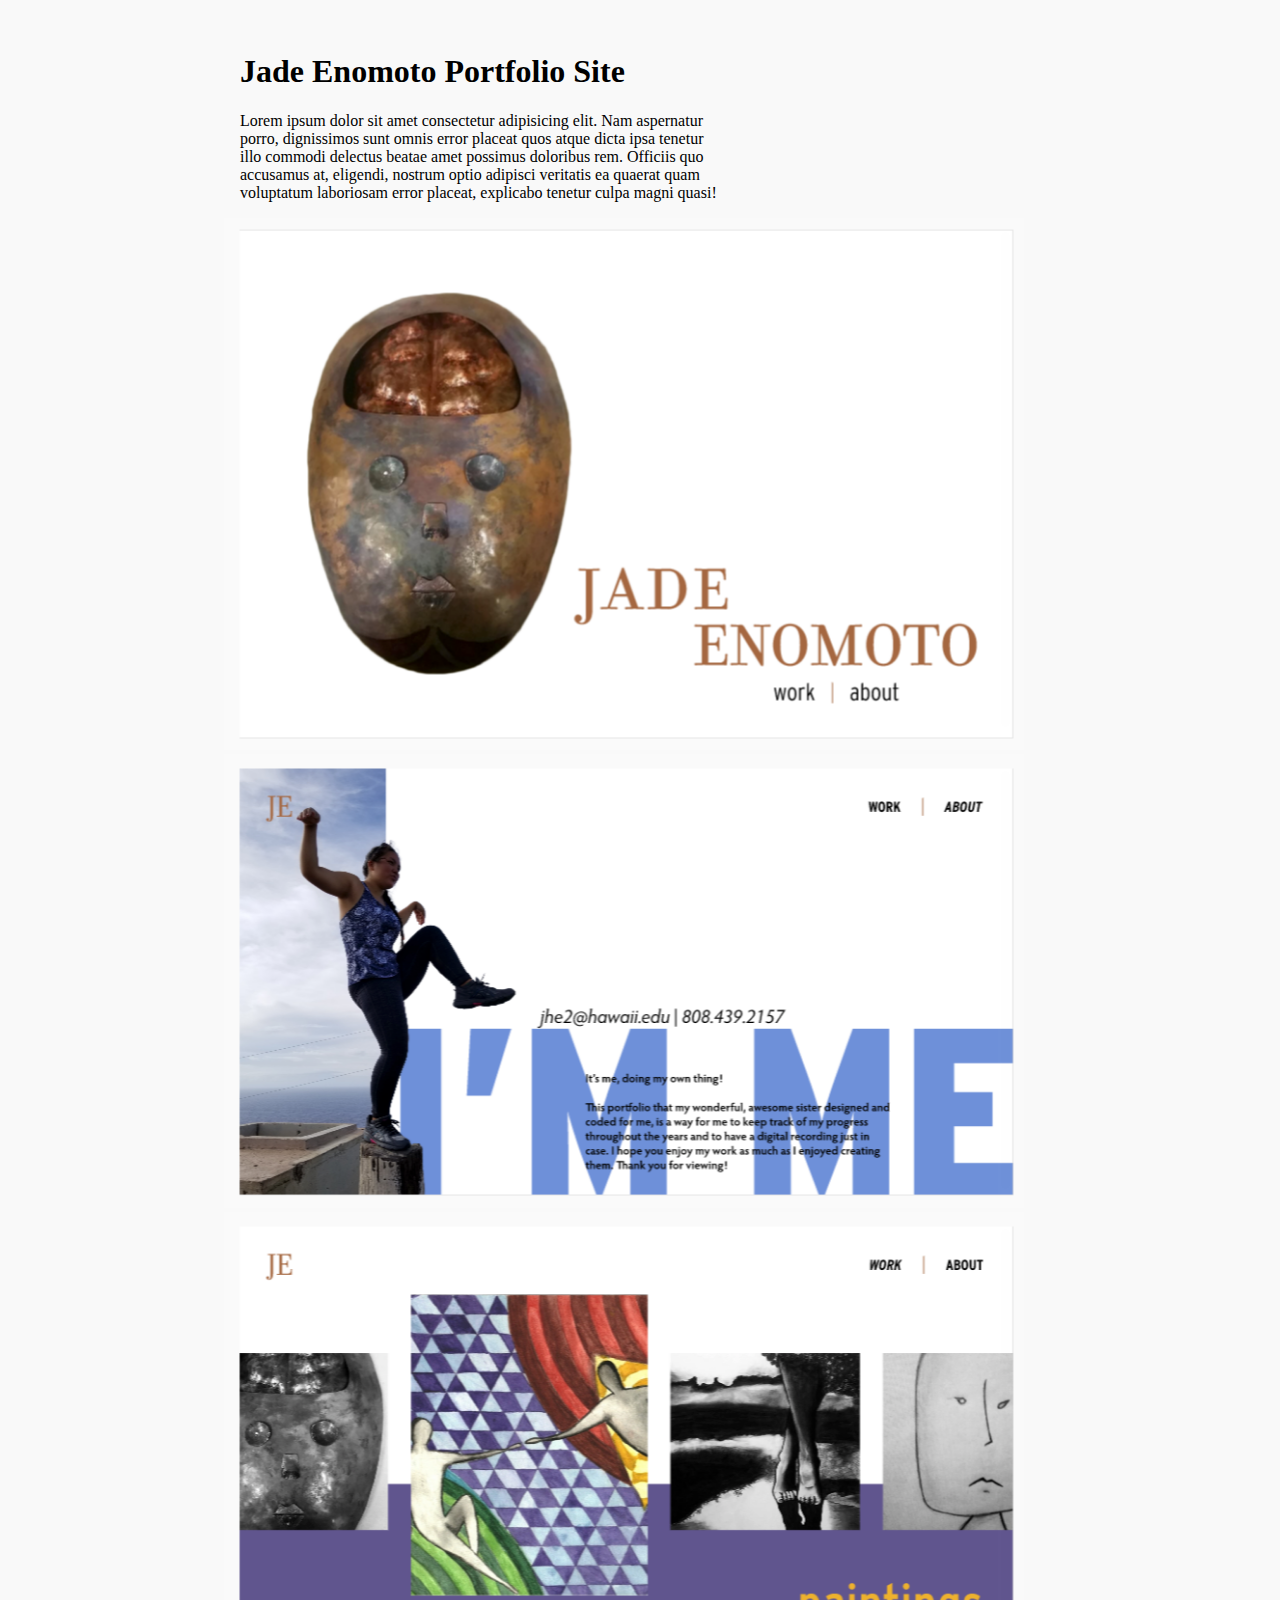
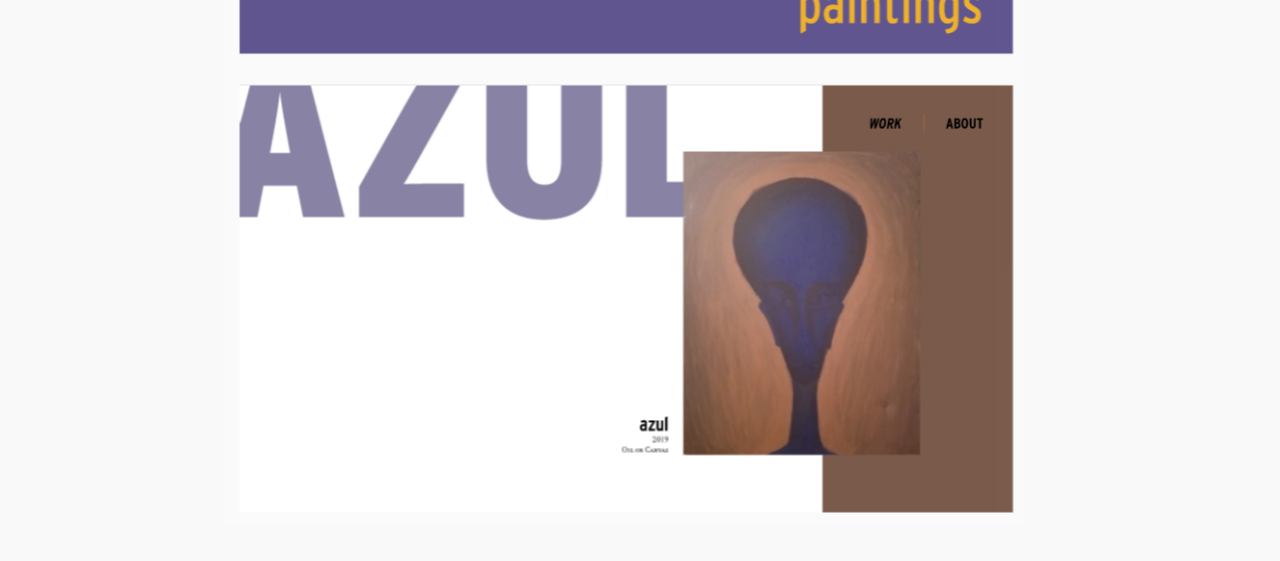
<file: ariana-portentry-jadeenomoto/index.html>
<!DOCTYPE html>
<html lang="en">

<head>
    <meta charset="UTF-8">
    <meta name="viewport" content="width=device-width, initial-scale=1.0">
    <title>Document</title>

    <!-- MAIN CSS -->
    <link rel="stylesheet" href="css/style.css">

</head>

<body>

    <div class="container">
        <h1>Jade Enomoto Portfolio Site</h1>
        <p>Lorem ipsum dolor sit amet consectetur adipisicing elit. Nam aspernatur porro, dignissimos sunt omnis error placeat
            quos atque dicta ipsa tenetur illo commodi delectus beatae amet possimus doloribus rem. Officiis quo accusamus
            at, eligendi, nostrum optio adipisci veritatis ea quaerat quam voluptatum laboriosam error placeat, explicabo
            tenetur culpa magni quasi!</p>
        <img src="img/home.png" alt="Home Page">
        <img src="img/about.png" alt="About Page">
        <img src="img/work.png" alt="Works Page">
        <img src="img/project-azul.png" alt="Azul Project Page">
    </div>
</body>

</html>
</file>
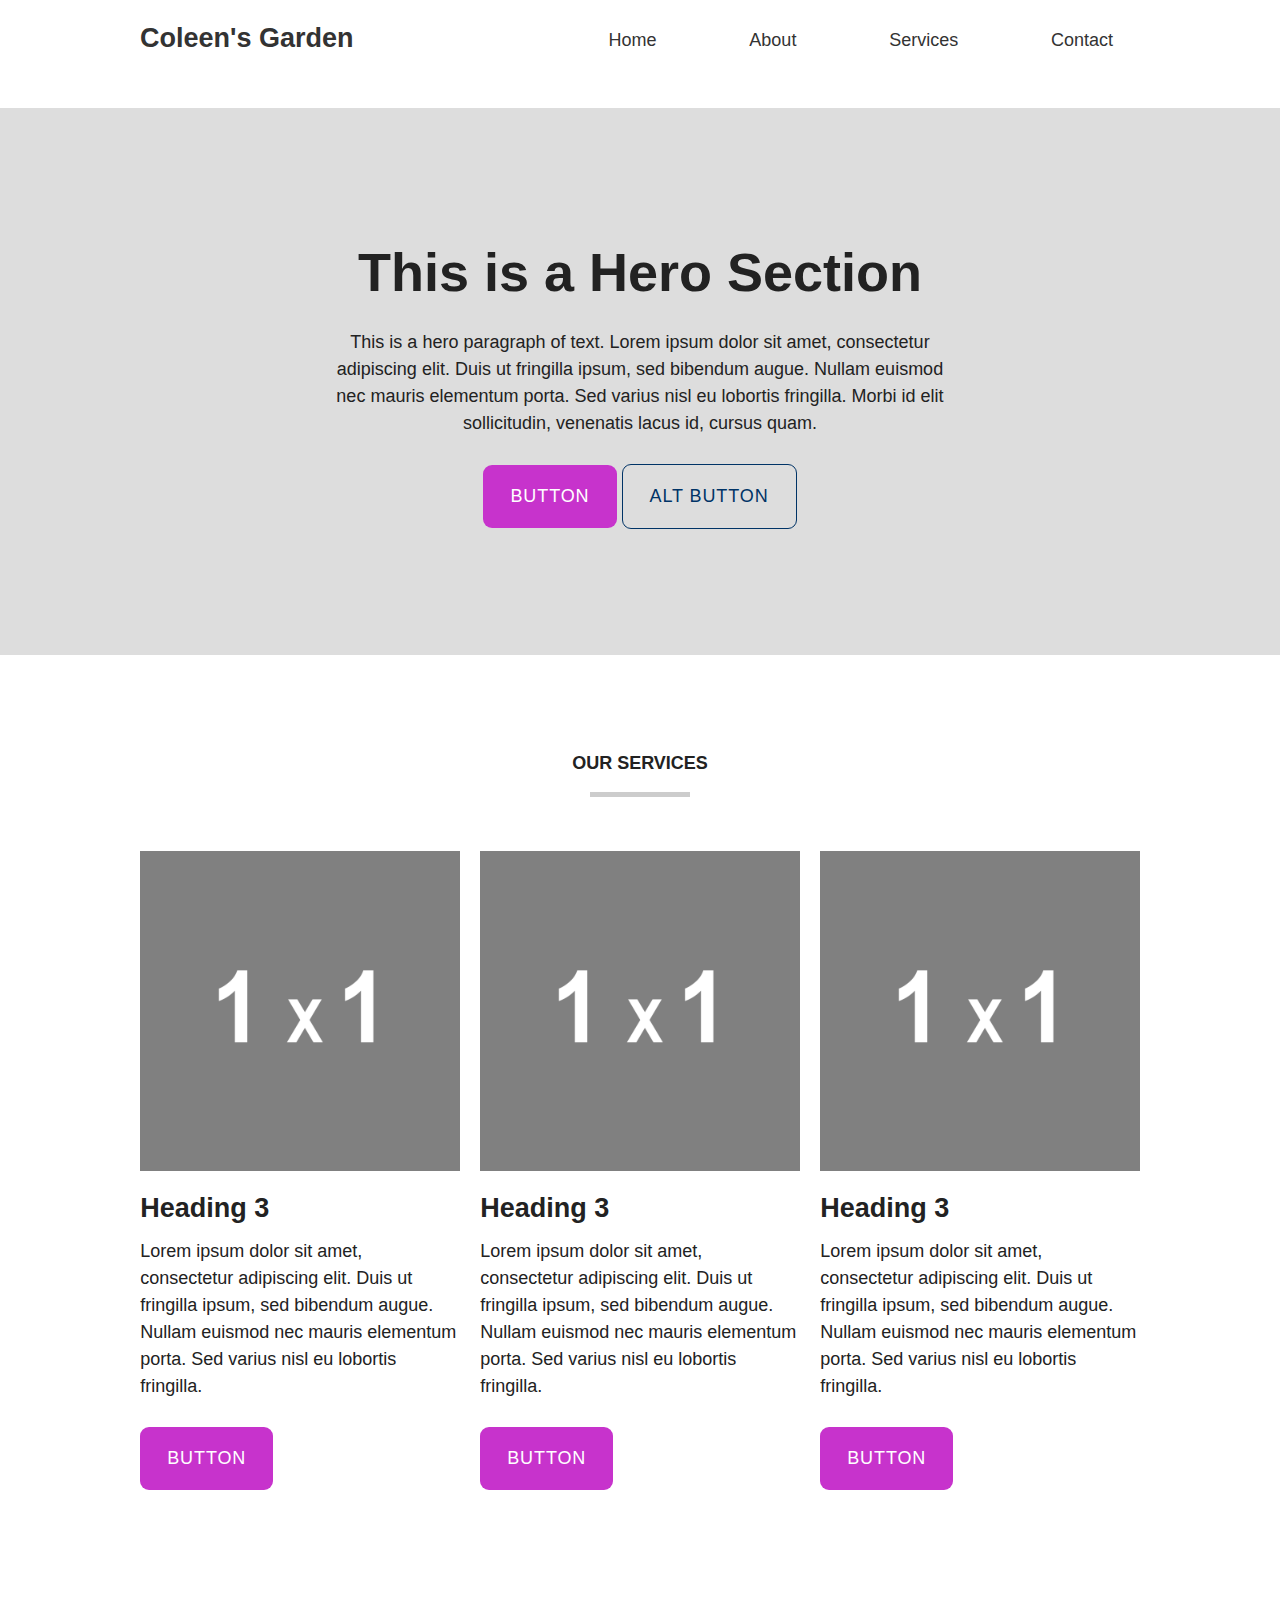
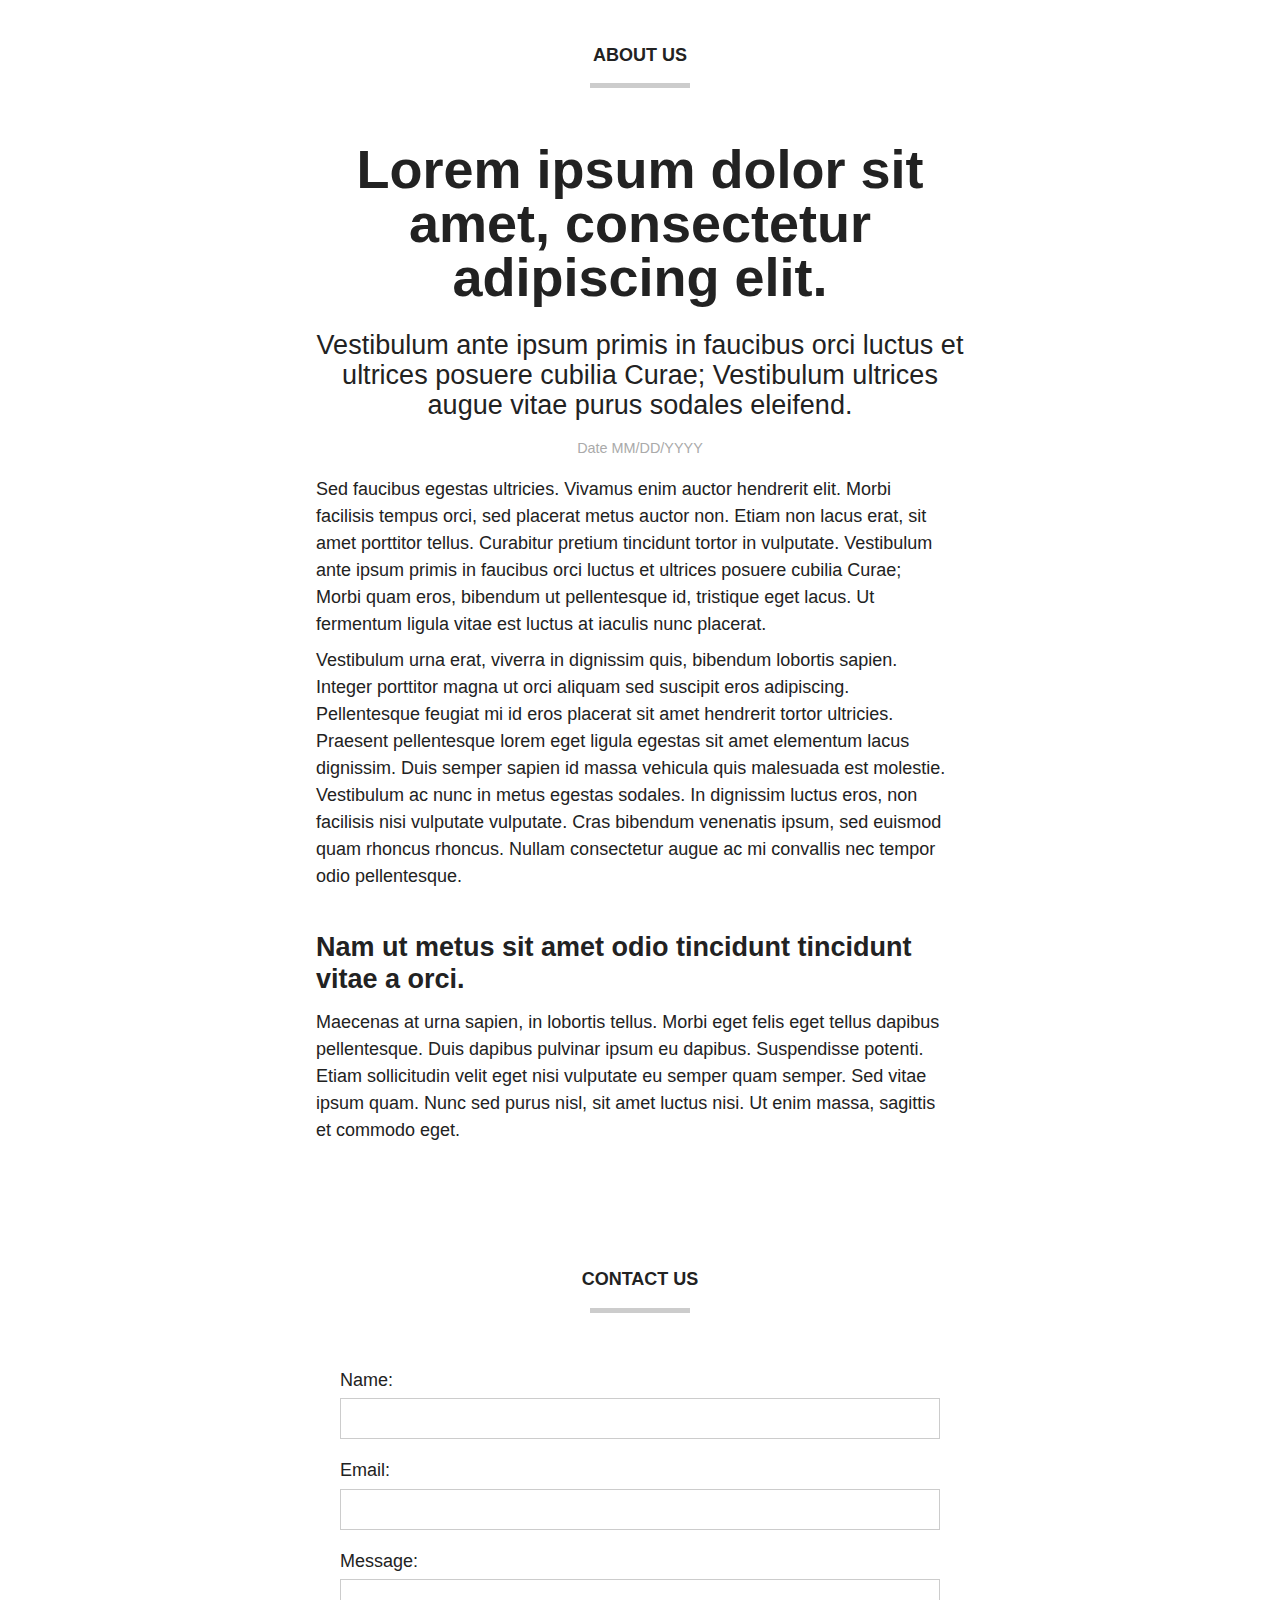
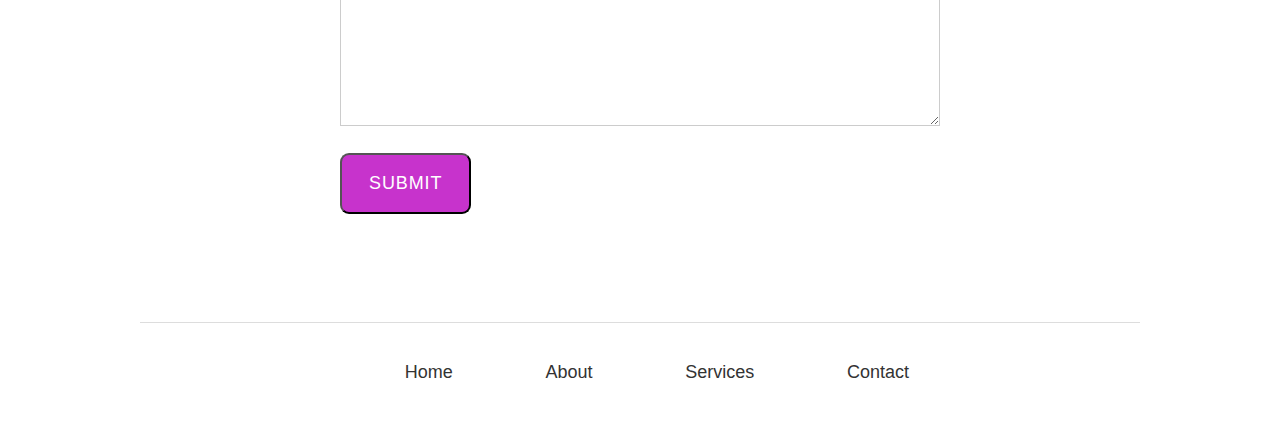
<file: coleen-test1-sitebase-version/index.html>
<!DOCTYPE html>
<html lang="en">

<!-- MAIN CSS -->
<link href="css/style.css" rel="stylesheet" type="text/css" />

<meta charset="utf-8" />

<!-- VIEWPORT FOR MOBILE -->
<meta name="viewport" content="width=device-width, initial-scale=1" />

<title>Coleen's Garden</title>

</head>

<body id="home">
    <header class="site-header toggle-nav">
        <div class="container">
            <div class="site-identity">
                <h1><a href="#home">Coleen's Garden</a></h1>
            </div>
            <nav class="site-navigation">
                <div class="menu-button navicon">Menu</div>
                <ul>
                    <li><a class="scroll" href="#home">Home</a></li>
                    <li><a class="scroll" href="#about">About</a></li>
                    <li><a class="scroll" href="#services">Services</a></li>
                    <li><a class="scroll" href="#contact">Contact</a></li>
                </ul>
            </nav>
        </div>
    </header>

    <main class="site-main">

        <section class="hero">
            <div class="container">
                <h2>This is a Hero Section</h2>
                <p>This is a hero paragraph of text. Lorem ipsum dolor sit amet, consectetur adipiscing
                    elit. Duis ut fringilla ipsum, sed bibendum augue. Nullam euismod nec mauris elementum
                    porta. Sed varius nisl eu lobortis fringilla. Morbi id elit sollicitudin, venenatis
                    lacus id, cursus quam.</p>
                <a class="button">Button</a> <a class="button alt">Alt Button</a>
        </section>

        <section id="services">
            <div class="container">
                <h2 class="sectionheader">Our Services</h2>
                <div class="row">
                    <div class="one-third column">
                        <img src="img/placeholder-1x1.gif" alt="Placeholder Image" />
                        <h3>Heading 3</h3>
                        <p>Lorem ipsum dolor sit amet, consectetur adipiscing
                            elit. Duis ut fringilla ipsum, sed bibendum augue. Nullam euismod nec mauris elementum
                            porta. Sed varius nisl eu lobortis fringilla.</p>
                        <a class="button">Button</a>
                    </div>
                    <div class="one-third column">
                        <img src="img/placeholder-1x1.gif" alt="Placeholder Image" />
                        <h3>Heading 3</h3>
                        <p>Lorem ipsum dolor sit amet, consectetur adipiscing
                            elit. Duis ut fringilla ipsum, sed bibendum augue. Nullam euismod nec mauris elementum
                            porta. Sed varius nisl eu lobortis fringilla.</p>
                        <a class="button">Button</a>
                    </div>
                    <div class="one-third column">
                        <img src="img/placeholder-1x1.gif" alt="Placeholder Image" />
                        <h3>Heading 3</h3>
                        <p>Lorem ipsum dolor sit amet, consectetur adipiscing
                            elit. Duis ut fringilla ipsum, sed bibendum augue. Nullam euismod nec mauris elementum
                            porta. Sed varius nisl eu lobortis fringilla.</p>
                        <a class="button">Button</a>
                    </div>
                </div>
            </div>
        </section>
        </div>

        <section id="about">
            <div class="container">
                <h2 class="sectionheader">About Us</h2>
                <article>
                    <h1>Lorem ipsum dolor sit amet, consectetur adipiscing elit.</h1>

                    <h2>Vestibulum ante ipsum primis in faucibus orci luctus et ultrices posuere cubilia Curae;
                        Vestibulum ultrices augue vitae purus sodales eleifend.</h2>

                    <p class="date"><time>Date MM/DD/YYYY</time></p>

                    <p>Sed faucibus egestas ultricies. Vivamus enim auctor hendrerit elit. Morbi facilisis tempus orci,
                        sed placerat metus auctor non. Etiam non lacus erat, sit amet porttitor tellus. Curabitur
                        pretium tincidunt tortor in vulputate. Vestibulum ante ipsum primis in faucibus orci luctus et
                        ultrices posuere cubilia Curae; Morbi quam eros, bibendum ut pellentesque id, tristique eget
                        lacus. Ut fermentum ligula vitae est luctus at iaculis nunc placerat.</p>

                    <p>Vestibulum urna erat, viverra in dignissim quis, bibendum lobortis sapien. Integer porttitor
                        magna ut orci aliquam sed suscipit eros adipiscing. Pellentesque feugiat mi id eros placerat sit
                        amet hendrerit tortor ultricies. Praesent pellentesque lorem eget ligula egestas sit amet
                        elementum lacus dignissim. Duis semper sapien id massa vehicula quis malesuada est molestie.
                        Vestibulum ac nunc in metus egestas sodales. In dignissim luctus eros, non facilisis nisi
                        vulputate vulputate. Cras bibendum venenatis ipsum, sed euismod quam rhoncus rhoncus. Nullam
                        consectetur augue ac mi convallis nec tempor odio pellentesque.</p>

                    <h3>Nam ut metus sit amet odio tincidunt tincidunt vitae a orci.</h3>

                    <p>Maecenas at urna sapien, in lobortis tellus. Morbi eget felis eget tellus dapibus pellentesque.
                        Duis dapibus pulvinar ipsum eu dapibus. Suspendisse potenti. Etiam sollicitudin velit eget nisi
                        vulputate eu semper quam semper. Sed vitae ipsum quam. Nunc sed purus nisl, sit amet luctus
                        nisi. Ut enim massa, sagittis et commodo eget.</p>
                </article>
            </div>
        </section>

        <section id="contact">
            <div class="container">
                <h2 class="sectionheader">Contact Us</h2>
                <form>
                    <label for="name">Name: </label>
                    <input type="text" id="name" name="name" />
                    <label for="email">Email: </label>
                    <input type="text" id="email" name="email" />
                    <label for="message">Message: </label>
                    <textarea id="message" name="message"></textarea>
                    <input type="submit" value="Submit" />
                </form>
            </div>
        </section>
    </main>

    <footer class="site-footer">
        <div class="container">
            <nav class="site-navigation">
                <ul>
                    <li><a class="scroll" href="#home">Home</a></li>
                    <li><a class="scroll" href="#about">About</a></li>
                    <li><a class="scroll" href="#services">Services</a></li>
                    <li><a class="scroll" href="#contact">Contact</a></li>
                </ul>
            </nav>
        </div>
    </footer>

    <!-- SCROLL JS -->
    <script src="js/scroll.js"></script>

    <!-- MAIN JS -->
    <script src="js/script.js"></script>

</body>

</html>
</file>
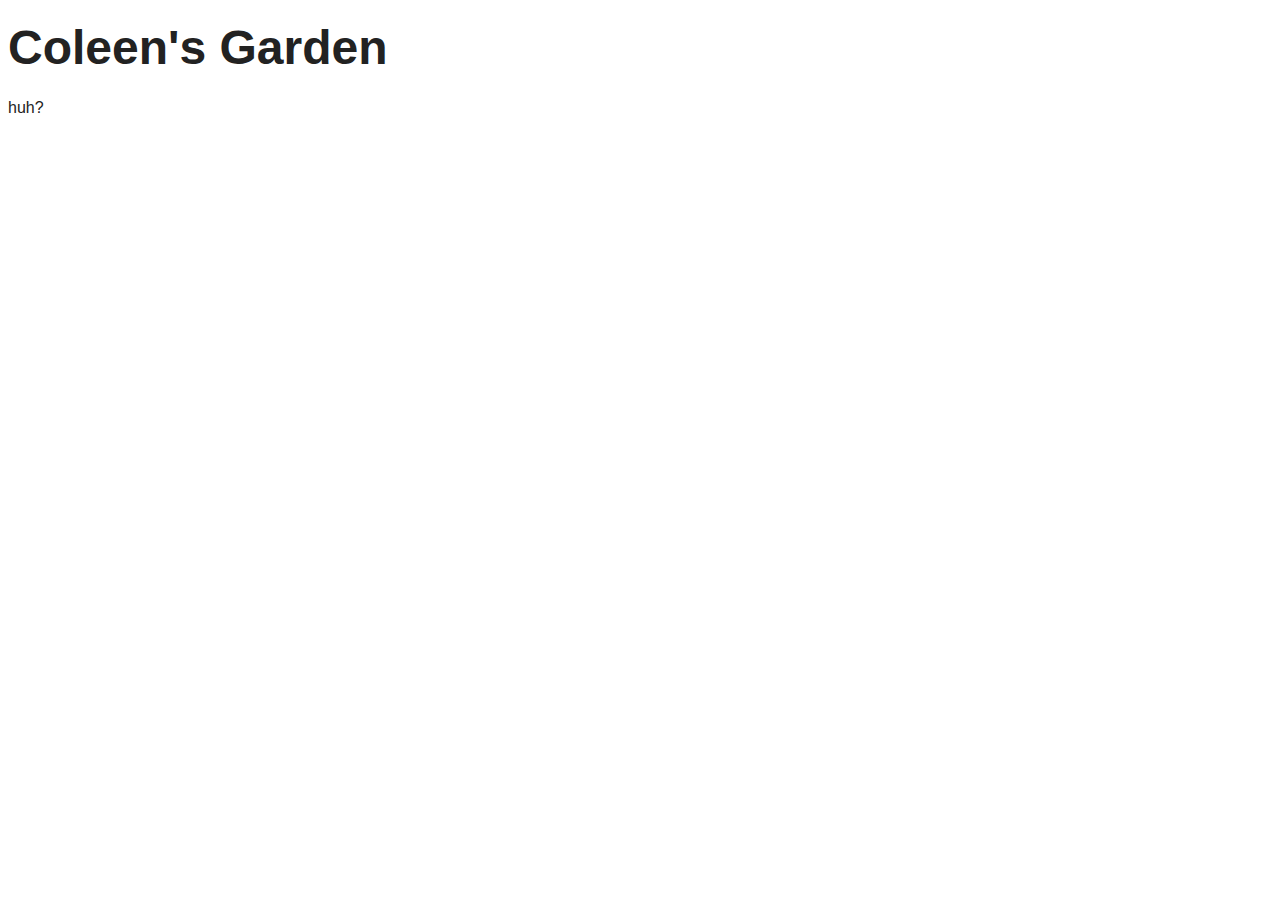
<file: coleen-test3-bespoke-version/index.html>
<!DOCTYPE html>
<html lang="en">

<head>
    <meta charset="UTF-8">
    <meta name="viewport" content="width=device-width, initial-scale=1.0">
    <meta http-equiv="X-UA-Compatible" content="ie=edge">
    <title>Coleen's GArden</title>
    <link rel="stylesheet" href="css/style.css" />
</head>

<body>

    <header>
        <h1>Coleen's Garden</h1>
    </header>
    huh?
</body>

</html>
</file>
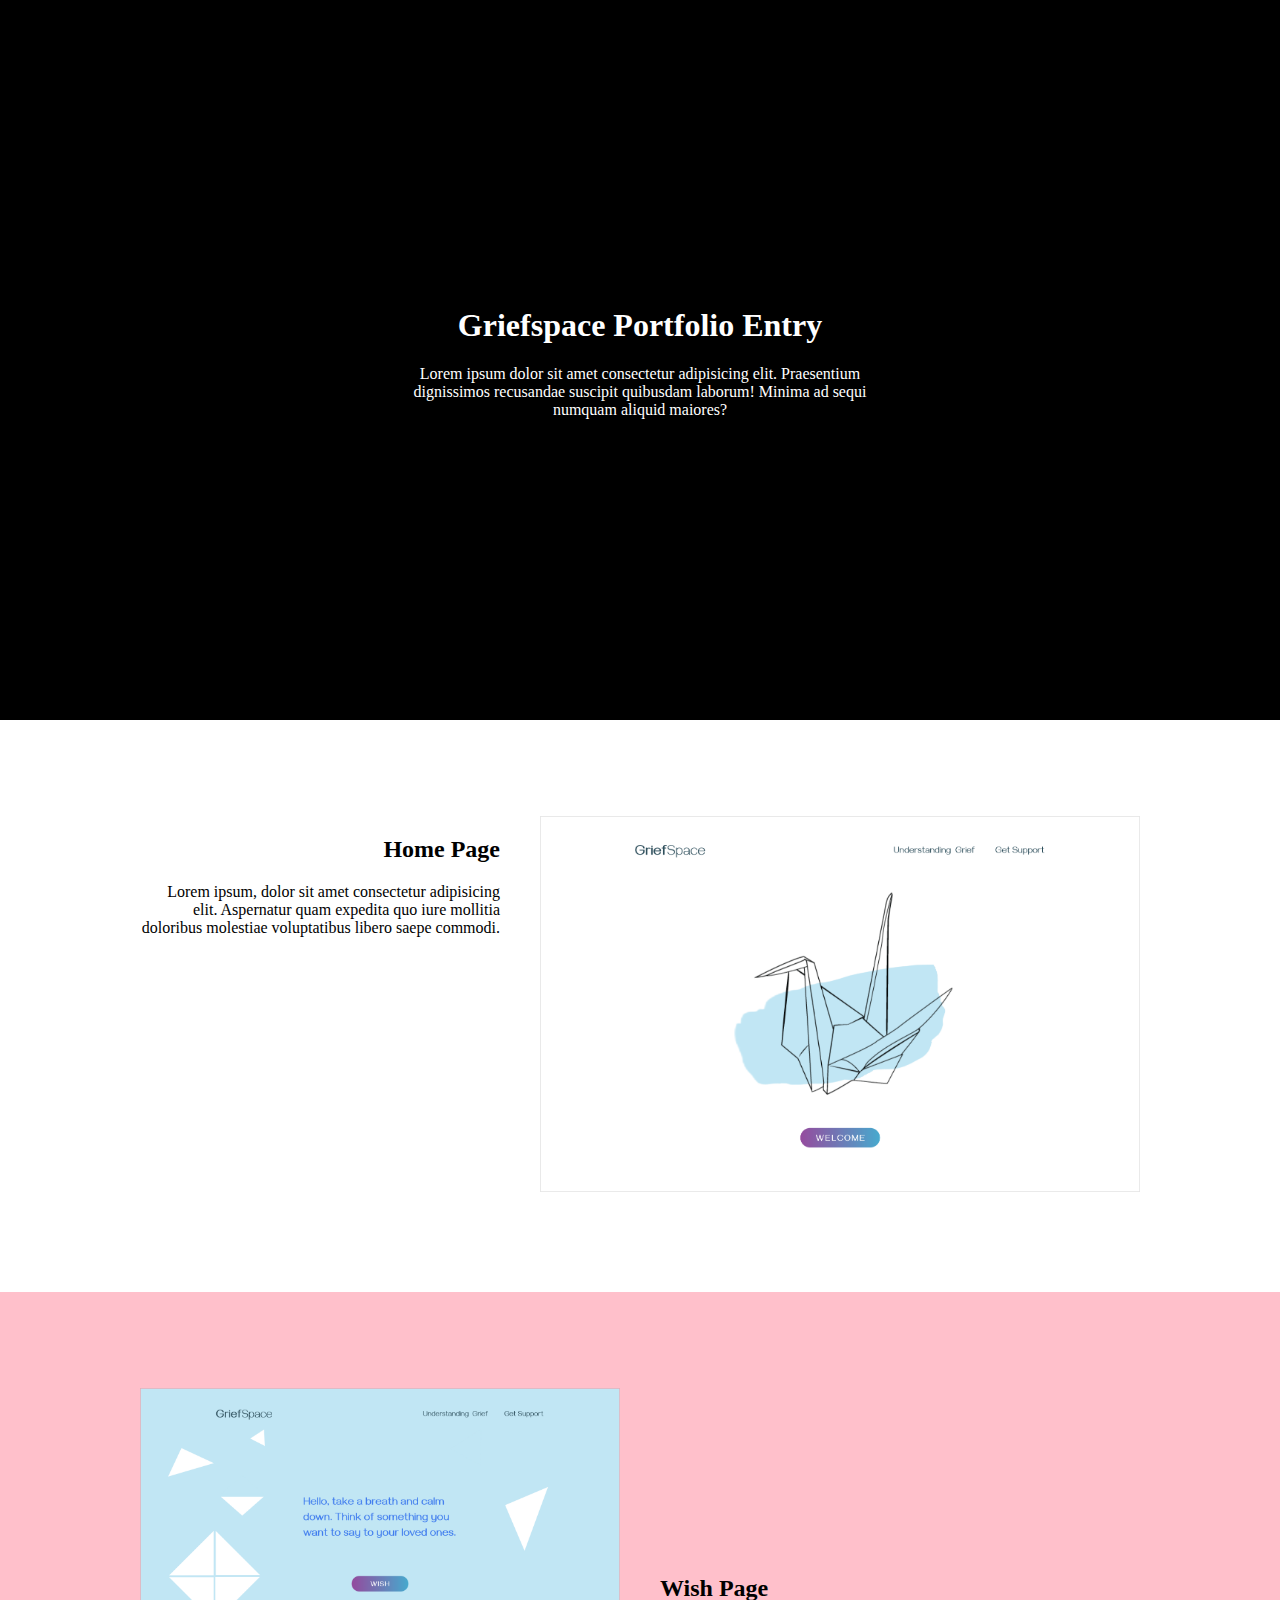
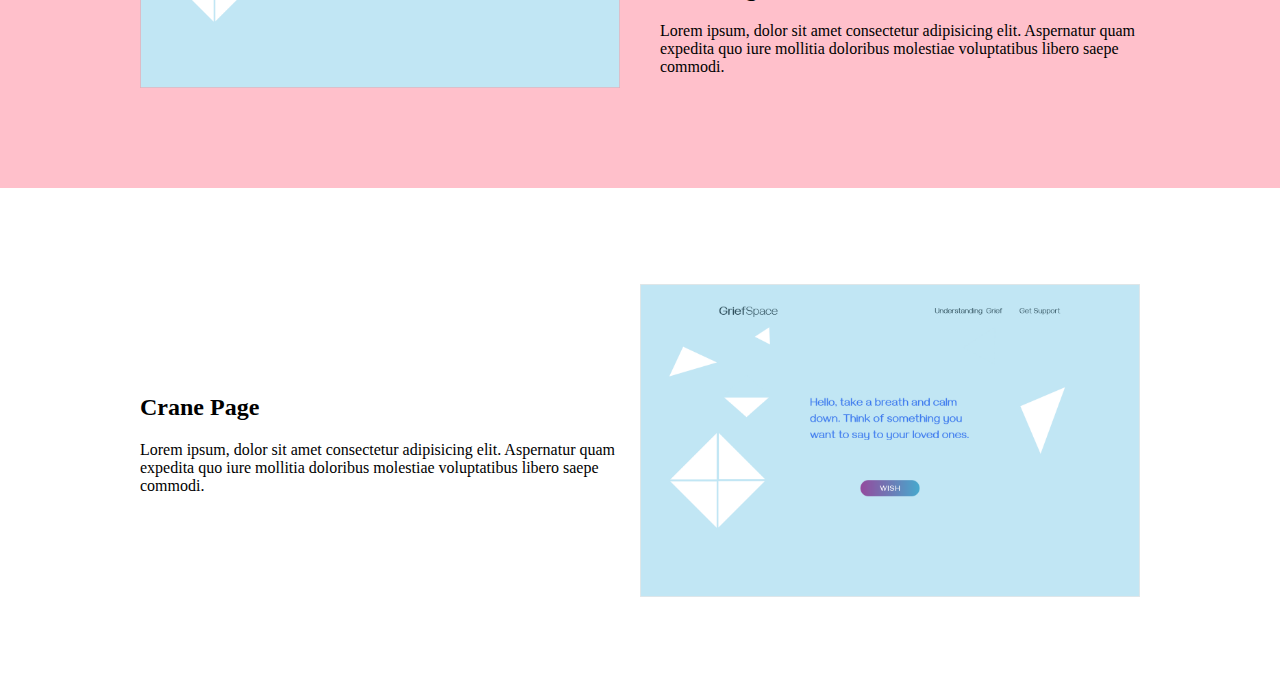
<file: griefspace-portfolioentry/index.html>
<!DOCTYPE html>
<html lang="en">

<head>
    <meta charset="UTF-8">
    <meta name="viewport" content="width=device-width, initial-scale=1.0">
    <meta http-equiv="X-UA-Compatible" content="ie=edge">
    <title>Griefspace Portfolio Entry</title>

    <link rel="stylesheet" href="css/style.css">

</head>

<body>

    <main>

        <section class="hero">
            <div class="container">
                <h1>Griefspace Portfolio Entry</h1>
                <p>Lorem ipsum dolor sit amet consectetur adipisicing elit. Praesentium dignissimos recusandae suscipit quibusdam
                    laborum! Minima ad sequi numquam aliquid maiores?</p>
            </div>
        </section>

        <section class="home-page">
            <div class="container">
                <div class="text-box">
                    <h2>Home Page</h2>
                    <p>Lorem ipsum, dolor sit amet consectetur adipisicing elit. Aspernatur quam expedita quo iure mollitia
                        doloribus molestiae voluptatibus libero saepe commodi.</p>
                </div>
                <div class="img-box">
                    <img src="img/home.png" alt="Home Page">
                </div>
            </div>
        </section>

        <section class="wish-page">
            <div class="container">
                <div class="text-box">
                    <h2>Wish Page</h2>
                    <p>Lorem ipsum, dolor sit amet consectetur adipisicing elit. Aspernatur quam expedita quo iure mollitia
                        doloribus molestiae voluptatibus libero saepe commodi.</p>
                </div>
                <div class="img-box">
                    <img src="img/sub1.png" alt="Sub Page 1">
                </div>
            </div>
        </section>

        <section class="crane-page">
            <div class="container">
                <div class="text-box">
                    <h2>Crane Page</h2>
                    <p>Lorem ipsum, dolor sit amet consectetur adipisicing elit. Aspernatur quam expedita quo iure mollitia
                        doloribus molestiae voluptatibus libero saepe commodi.</p>
                </div>
                <div class="img-box">
                    <img src="img/sub1.png" alt="Sub Page 1">
                </div>
            </div>
        </section>

    </main>


</body>

</html>
</file>
<file: ariana-portentry-jadeenomoto/css/style.css>
body {
    background-color: #f9f9f9;
}

.container {
    max-width: 800px;
    padding: 1em;
    margin: 1em auto;
}

img {
    max-width: 100%;
    height: auto;
    margin: 0 -1em;
}

p {
    max-width: 30em;
}
</file>
<file: coleen-test1-sitebase-version/css/style.css>
/* BASE CSS

    #BASE CONTENT
        # BASE TYPOGRAPHY
            #HEADINGS
            #PARAGRAPHS
            #LINKS
            #LISTS
        #MEDIA
            #IMAGES
    #BASE LAYOUT
        #MEDIAQUERIES
        #CONTAINER
        #GRID SYSTEM
            #CLEARFIX

*/

/* BASE START */

/* HTML5 */
header, footer, aside, nav, main, figure, section, article {
    display: block;
}

/* BODY */
body {
    font-family: Helvetica, Arial, sans-serif;
    font-size: 87.5em; /* 1em = 14px */
    line-height: 1.5em;
    color: #222;
}

/* Traditional Typographic Scale for Headings
    16, 18, 21, 24, 36, 48
*/

h1, h2, h3, h4, h5, h6 {
    margin: .5em 0;
}

h1 {
    font-size: 3em; /* 48px / 16 = 3em */
    line-height: 1em
}

h2 {
    font-size: 2.25em; /* 36px / 16 = 2.25em */
    line-height: 1.1em
}

h3 {
    font-size: 1.5em; /* 24px / 16 = 1.5em */
    line-height: 1.2em
}

h4 {
    font-size: 1.3125em; /* 21px / 16 = 1.3125em */
    line-height: 1.3em
}

h5 {
    font-size: 1.125em; /* 18px / 16 = 1.125em */
    line-height: 1.4em
}

h6 {
    font-size: 1em; /* 16px / 16 = 1em */
    line-height: 1.5em
}

/* Paragraphs */
p {
    margin: 0 0 .5em 0;
    max-width: 35em;
}

/* LINKS */
a { color: rgb(199, 51, 204); text-decoration: none }
a:hover { color: rgb(156, 29, 160); text-decoration: underline }
a:focus { color: rgb(199, 51, 204); }
a:visited { color: rgb(199, 51, 204); }

/* LISTS */

ul, ol, li {
    margin: 0;
    padding: 0;
}

ul, ol {
    padding-bottom: 1em;
}

ul ul, ol ul, ol ol, ol ul {
    padding-bottom: 0;
}

li {
    margin-left: 1.875em;
}

/* BLOCKQUOTES */

blockquote {
    margin: 1.5em 0;
    padding: 1.5em;
    border-top: 1px solid #eee;
    border-bottom: 1px solid #eee;
}

blockquote cite {
    display: block;
    font-size: 875em;
    opacity: .8;
}

blockquote cite:before {
    content: "\2014";
    margin-right: .5em;
}

/* HELPERS */

.sectionheader {
    text-align: center;
    font-size: 1em;
    text-transform: uppercase;
}

.sectionheader:after {
    content: " ";
    display: block;
    height: 5px;
    width: 100px;
    margin: 1em auto 3em auto;
    background: #ccc;
}

/* MEDIA */

/* IMAGES */
img {
    max-width: 100%;
    height: auto;
}

/* COMPONENTS */

/* BUTTONS */

button {
    font-size: inherit;
}
.button,
a.button,
form input[type="submit"] {
    display: inline-block;
    background: rgb(199, 51, 204);
    color: #fff;
    padding: 1em 1.5em;
    margin: 1em 0;
    text-decoration: none;
    text-transform: uppercase;
    letter-spacing: .05em;
    border-radius: .5em;
}

.button.alt {
    background: none;
    border: 1px solid #036;
    color: #036;
}

.button.alert {
    background: red;
}

.button.warning {
    background: orange;
}

.button.ok {
    background: green;
}

a.button:hover,
button:hover,
form input[type="submit"]:hover {
    background: #069;
    text-decoration: none;
}

/* LAYOUT */

/* MEDIA QUERIES

    #DEFAULT/#SMALL (Mobile First) 0-767px+
    #MEDIUM min-width: 768px+
    #LARGE min-width: 1058px+
    #EXTRALARGE min-width: 1250px+

*/

/* SMALL+ (MOBILE FIRST) */
body {
    font-size: 87.5%;
    margin: 0;
    padding: 0;
}

.container {
    width: 92%;
    margin: 0 auto;
    padding: 0 4%;
}

body.demo {
    padding-top: 2em;
}

body.demo:before {
    content: 'Small (0-767px)';
    display: block;
    width: 100%;
    position: fixed;
    top: 0;
    left: 0;
    background: #993333;
    text-align: center;
    color: #fff;
}

/* MEDIUM+ (TABLET) */
@media (min-width: 768px) {

    /* Inherit Medium/Tablet CSS from Above */
    body {
    }

    body.demo:before {
        content: 'Medium (768-1049px)';
        background: #bcb83d;
    }
}

/* LARGE+ (NOTEBOOK) */
@media (min-width: 1050px) {

    /* Inherit Large/Notebook CSS from Above */
    body {
        font-size: 100%
    }

    .container {
        width: 900px;
        padding: 0 50px;
}

    body.demo:before {
        content: 'Large (1050-1249px)';
        background: #669933;
    }

}

/* EXTRALARGE+ (DESKTOP) */
@media (min-width: 1250px) {

    /* Inherit ExtraLarge/Desktop CSS from Above */
    body {
        font-size: 112.5%
    }

    .container {
        width: 1100px;
    }

    body.demo:before {
        content: 'ExtraLarge (1050px)';
        background: #0099cc;
    }
}

/* Grid */

/* Default (Small+ Screen Sizes) */

* {box-sizing: border-box;}

.row .column {
    margin-bottom: 2%;
}

.row .column .one-half {
    padding: 1em;
}
  
/* Medium Grid (on MEDIUM+ Screen Sizes) */
@media (min-width: 768px) {

.row {
    display: flex;
    justify-content: center;
    margin-left: -1%;
    margin-right: -1%;
    justify-content: center;
}
  
.row .column {
    flex-grow: 1;
    margin-left: 1%;
    margin-right: 1%;
}
  
.column.centered {
    flex-grow: 0;
}
  
.one-whole.column { 
    width: 100%; 
}
.one-half.column { 
    width: 48%; 
}
.one-third.column { 
    width: 31.3333% 
}
.two-thirds.column { 
    width: 64.6666% 
}
.one-forth.column { 
    width: 23% 
}
  }
  
  /* FOR DEMO PURPOSES */

  .demo .column {
    padding: 1em;
    background: #ddd;
    text-align: center;
  }
  
  .demo .column p {
    margin: 0;
    padding: 0 .5em;
    max-width: none;
  }
  
  .demo {
    padding: 2em 0;
  }
  
  .demo:after {
    position: fixed;
    top: 0;
    left: 0;
    padding: 5px;
    text-align: center;
    width: 100%;
    content: 'Small (less than 768px)';
    color: #fff;
    background: #993333;
  }
  
  @media (min-width: 768px) {
    body.demo:after {
      content: 'Medium (768px - 1049px)';
      background: #bcb83d;
    }
  }
  
  @media (min-width: 1050px) {
    body.demo:after {
      content: 'Large (1050px - 1249px)';
      background: #669933;
    }
  }
  
  @media (min-width: 1250px) {
    body.demo:after {
      content: 'Extra Large (1250px +)';
      background: #0099cc;
    }
  }
  
  .demo .column p:last-child {
    margin-bottom: 0;
  }

  /* SITE STRUCTURE */

  .container {
    
  }

  header {
    padding-top: .5em;
  }

  @media (min-width: 768px) {
    header .container {
      display: flex;
      justify-content: space-between;
    }
  }

header, footer {
    text-align: center;
}

header a, footer a {
    text-decoration: none;
    color: #333;
}

.site-identity {
    
}

.site-identity h1 {
    font-size: 1.5em;
    margin: 0;
}

.site-identity h1 a {
    display: inline-block;
    padding: .6em 0em;
}

.site-navigation {
    
}

.site-navigation ul {
    margin: 0;
    padding: 0;
    list-style: none;
}

.site-navigation ul li {
    display: inline-block;
}

.site-navigation ul li a {
    display: block;
    padding: 1em 1.5em;
    transition: all .4s ease;
}

@media (max-width: 767px) {
.site-navigation ul li a:hover {
    background: #003;
    color: #fff;
    }
}

main {
    
}

footer {
    
}

/* MAIN SECTIONS */

section {
    padding: 3em 0;
}

.hero {
    text-align: center;
    background: #ddd;
    padding: 6em 1em;
    margin: 2em 0;
}

.hero h2 {
    font-size: 3em;
}

.hero p {
    margin-left: auto;
    margin-right: auto;
}

/* MENU BUTTON */

.menu-button {
    position: absolute;
    top: 2.1em;
    right: 4%;
    display: flex;
}

/* NAVICON */

.navicon {
    color: rgba(255,255,255,0);
    top: 1.8em;
}

.navicon:after {
    cursor: pointer;
    content: "\2630";
    font-size: 1.5em;
    color: rgba(0,0,0,1);
    display: inline-block;
    margin-left: .5em;
 }

.navicon::selection {
    background: rgba( 255, 255, 255,0 );
}

.expanded .navicon:after {
    content: "\2715";
    transform: rotate(-90deg);
    transition: all .4s ease-out;
}

.menu-button:hover {
    cursor: pointer;
}

@media (min-width: 768px) {
    .menu-button {
        position: absolute;
        top: -9999px;
        left: -9999px;
    }
}

/* TOGGLE NAV */

  /* Below media query: shows menu items inline on mobile view */

  @media (max-width: 767px) {
  
    .site-header.toggle-nav {
      text-align: left;
    }
  
    .toggle-nav .site-navigation ul li {
      display: block;
      text-align: center;
    }
    .toggle-nav .site-navigation ul {
      display: none;
    }
  
    .toggle-nav .site-navigation.expanded ul {
        display: block;
    }

  }

/* Footer */
  
  footer {
    text-align: center;
  }
  
  .site-footer .container {
    padding-top: 0;
    padding-bottom: 1em;
  }
  
  .site-footer .container:before {
    display: block;
    content: '';
    border-top: 1px solid #ddd;
    padding-bottom: 1em;
  }

/* SUB PAGES */

  article {
      max-width: 36em;
      margin: 0 auto;
  }

  article h1 {
      text-align: center;
  }

  article h2 {
      text-align: center;
      font-size: 1.5em;
      font-weight: normal;
  }

  .date {
      font-size: .8em;
      color: #aaa;
      text-align: center;
      margin: 1em auto;
  }

  article p + h3 {
      margin-top: 1.5em;
  }

  blockquote {
      margin: 2em 0;
      font-size: 1.5em;
      font-style: italic;
      line-height: 1.2em;
      border-left: 5px solid #ddd;
      padding: 1em;
  }

  address {
    max-width: 36em;
    margin: 0 auto;
}

address h1 {
    text-align: center;
}


/* FORMS */

form {
    max-width: 600px;
    margin: 2em auto;
}

  form label,
  form input,
  form textarea {
      box-sizing: border-box;
      display: block;
      width: 100%;
      font-size: 1em;
  }

  form label {
      margin-top: 1em;
      margin-bottom: 0.25em;
  }

  form input[type="text"],
  form textarea {
      border: 1px solid #ccc;
      padding: 0.5em;
      color: #666;
  }

  form textarea {
      min-height: 10em;
      line-height: 1.5em;
}

  form input[type="submit"] {
      margin-top: 1.5em;
      width: auto;
  }
</file>
<file: coleen-test3-bespoke-version/css/style.css>
/* BODY */
body {
    font-family: Helvetica, Arial, sans-serif;
    font-size: 100%; /* 1em = 14px */
    line-height: 1.5em;
    color: #222;
}

/* Traditional Typographic Scale for Headings
    16, 18, 21, 24, 36, 48
*/

h1, h2, h3, h4, h5, h6 {
    margin: .5em 0;
}

h1 {
    font-size: 3em; /* 48px / 16 = 3em */
    line-height: 1em
}

h2 {
    font-size: 2.25em; /* 36px / 16 = 2.25em */
    line-height: 1.1em
}

h3 {
    font-size: 1.5em; /* 24px / 16 = 1.5em */
    line-height: 1.2em
}

h4 {
    font-size: 1.3125em; /* 21px / 16 = 1.3125em */
    line-height: 1.3em
}

h5 {
    font-size: 1.125em; /* 18px / 16 = 1.125em */
    line-height: 1.4em
}

h6 {
    font-size: 1em; /* 16px / 16 = 1em */
    line-height: 1.5em
}

/* Paragraphs */
p {
    margin: 0 0 .5em 0;
    max-width: 35em;
}

/* LINKS */
a { color: rgb(199, 51, 204); text-decoration: none }
a:hover { color: rgb(156, 29, 160); text-decoration: underline }
a:focus { color: rgb(199, 51, 204); }
a:visited { color: rgb(199, 51, 204); }
</file>
<file: griefspace-portfolioentry/css/style.css>
* { box-sizing: border-box; }

body { margin: 0; }

section {
    padding: 6em 1em;
}

.container {
    max-width: 1000px;
    margin: 0 auto;
}

img {
    max-width: 100%;
    height: auto;
}

p {
    max-width: 500px;
}

/* HERO SECTION */
.hero {
    background: #000;
    color: #fff;
    text-align: center;
    min-height: 80vh;
    display: grid;
    place-items: center;
}

.hero p {
    margin-left: auto;
    margin-right: auto;
}

/* HOME-PAGE SECTION */
.home-page .container {
    display: flex;
    justify-content: space-between;
    text-align: right;
}
.home-page .text-box { width: 36%; }
.home-page .img-box { width: 60%; }

/* WISH-PAGE SECTION */
.wish-page {
    background-color: pink;
}
.wish-page .container {
    display: flex;
    flex-direction: row-reverse;
    justify-content: space-between;
    align-items: flex-end;
}
.wish-page .text-box { 
    width: 48%; 
    /* transform: translate(-100px, -50px); */
}
.wish-page .img-box { width: 48%; }

/* CRANE-PAGE SECTION */
.crane-page .container {
    display: grid;
    grid-template-columns: 50% 50%;
    place-items: center;
}
</file>
